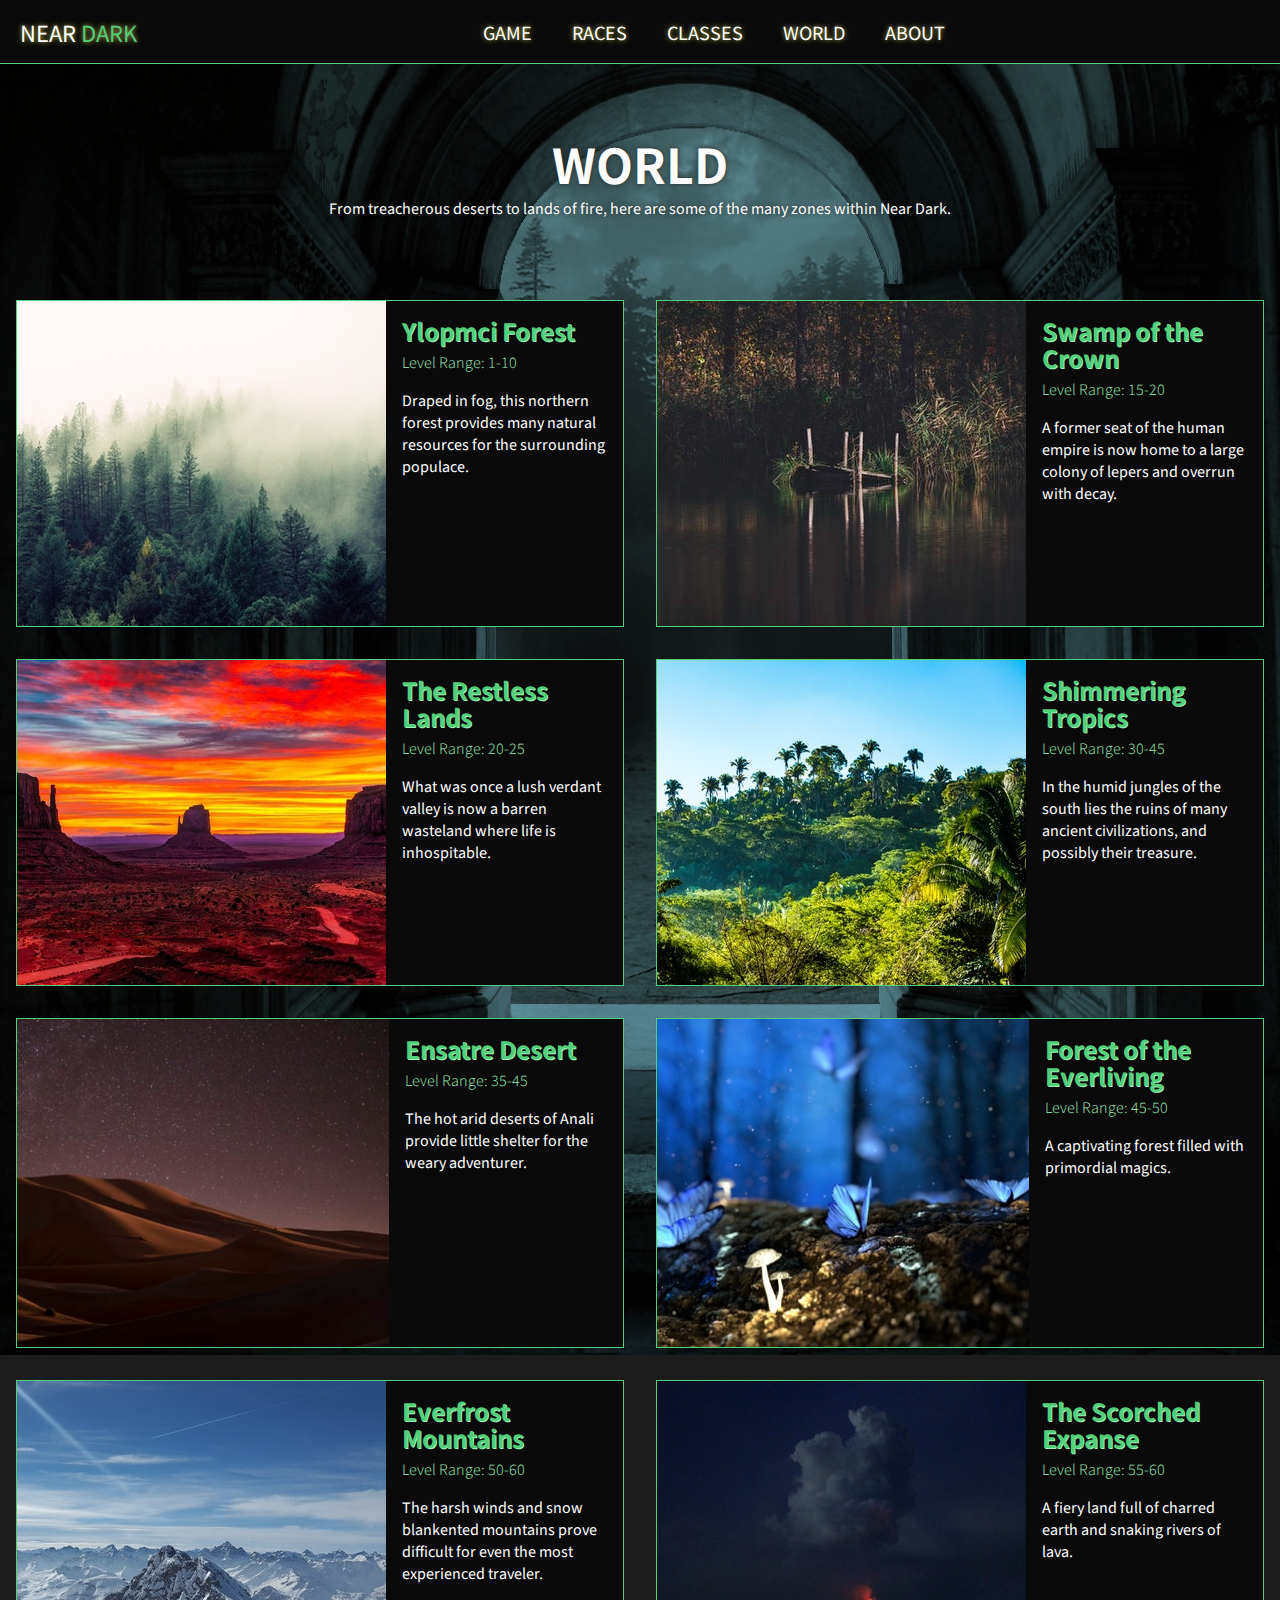
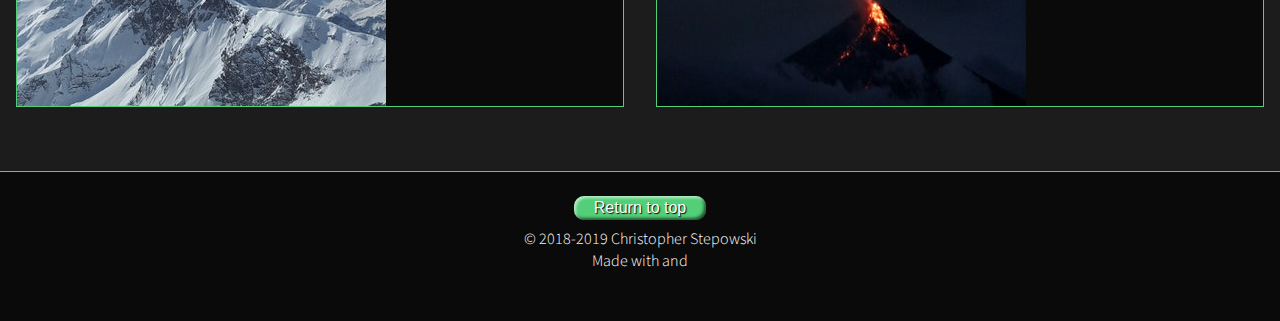
<file: docs/index.html>
<!DOCTYPE html>
<html>
    <head>
        <title>Near Dark: World</title>
        <meta name="viewport" content="width=device-width, initial-scale=1">
        <meta name="keywords" content="Role playing game, near dark, rpg, game, dark fantasy, fantasy game.">
        <meta name="description" content="Web page for the RPG Near Dark.">
        <link rel="stylesheet" type="text/css" href="assets/styles/world.css">
        <link href="https://fonts.googleapis.com/css?family=Noto+Sans+SC:400,700|Source+Sans+Pro:300,400,700" rel="stylesheet">
        <link rel="stylesheet" href="https://use.fontawesome.com/releases/v5.5.0/css/all.css" integrity="sha384-B4dIYHKNBt8Bc12p+WXckhzcICo0wtJAoU8YZTY5qE0Id1GSseTk6S+L3BlXeVIU" crossorigin="anonymous">
        <link rel="apple-touch-icon" sizes="180x180" href="assets/images/apple-touch-icon.png">
        <link rel="icon" type="image/png" sizes="32x32" href="assets/images/favicon-32x32.png">
        <link rel="icon" type="image/png" sizes="16x16" href="assets/images/favicon-16x16.png">
        <link rel="manifest" href="assets/images/site.webmanifest">
        <meta name="msapplication-TileColor" content="#da532c">
        <meta name="theme-color" content="#ffffff">
    </head>

    <body>
        <nav class="navbar">
            <span class="navbar-toggle" id="js-navbar-toggle"><i class="fas fa-angle-double-down"></i></span>
            <a href="index.html" class="logo">Near <i class="fas fa-dungeon"></i></i><span class="special-text"> Dark</span></a>
            <ul class="main-nav" id="js-menu">
                <li><a href="#" class="nav-links">Game</a></li>
                <li><a href="#" class="nav-links">Races</a></li>
                <li><a href="#" class="nav-links">Classes</a></li>
                <li><a href="#" class="nav-links">World</a></li>
                <li><a href="#" class="nav-links">About</a></li>
            </ul>
            <a href="#" class="icon"></a>
        </nav>

        <div class="large-space"></div>

        <div id="title">
            <h1 id="title--main">WORLD</h1>
            <p id="title--sub">From treacherous deserts to lands of fire, here are some of the many zones within Near Dark.</p>
        </div>

        <div class="large-space"></div>

        <div class="flex-container">
            <div class="class">
                <img src="assets/images/northern-forest-icon.jpeg" class="responsive-img">
                <div class="class--info">
                    <div class="class--info-name">
                        <h2>Ylopmci Forest</h2>
                        <p class="top-space">Level Range: 1-10</p>
                    </div>
                    <p class="class--info-description">Draped in fog, this northern forest provides many natural resources for the surrounding populace.</p>
                </div>
            </div>
            <div class="class">
                <img src="assets/images/swamp--icon.jpg" class="responsive-img">
                <div class="class--info">
                    <div class="class--info-name">
                        <h2>Swamp of the Crown</h2>
                        <p class="top-space">Level Range: 15-20</p>
                    </div>
                    <p class="class--info-description">A former seat of the human empire is now home to a large colony of lepers and overrun with decay.</p>
                </div>
            </div>
        </div>

        <div class="flex-container">
            <div class="class">
                <img src="assets/images/badlands--icon.jpeg" class="responsive-img">
                <div class="class--info">
                    <div class="class--info-name">
                        <h2>The Restless Lands</h2>
                        <p class="top-space">Level Range: 20-25</p>
                    </div>
                    <p class="class--info-description">What was once a lush verdant valley is now a barren wasteland where life is inhospitable.</p>
                </div>
            </div>

            <div class="class">
                <img src="assets/images/jungle--icon.jpeg" class="responsive-img">
                <div class="class--info">
                    <div class="class--info-name">
                        <h2>Shimmering Tropics</h2>
                        <p class="top-space">Level Range: 30-45</p>
                    </div>
                    <p class="class--info-description">In the humid jungles of the south lies the ruins of many ancient civilizations, and possibly their treasure.</p>
                </div>
            </div>
        </div>

        <div class="flex-container">
            <div class="class">
                <img src="assets/images/dunes--icon.jpeg" class="responsive-img">
                <div class="class--info">
                    <div class="class--info-name">
                        <h2>Ensatre Desert</h2>
                        <p class="top-space">Level Range: 35-45</p>
                    </div>
                    <p class="class--info-description">The hot arid deserts of Anali provide little shelter for the weary adventurer.</p>
                </div>
            </div>
            
            <div class="class">
                <img src="assets/images/magic-forest--icon.jpeg" class="responsive-img">
                <div class="class--info">
                    <div class="class--info-name">
                        <h2>Forest of the Everliving</h2>
                        <p class="top-space">Level Range: 45-50</p>
                    </div>
                    <p class="class--info-description">A captivating forest filled with primordial magics.</p>
                </div>
            </div>
        </div>

        <div class="flex-container">
            <div class="class">
                <img src="assets/images/mtns--icon.jpeg" class="responsive-img">
                <div class="class--info">
                    <div class="class--info-name">
                        <h2>Everfrost Mountains</h2>
                        <p class="top-space">Level Range: 50-60</p>
                    </div>
                    <p class="class--info-description">The harsh winds and snow blankented mountains prove difficult for even the most experienced traveler.</p>
                </div>
            </div>
            
            <div class="class">
                <img src="assets/images/lava--icon.jpeg" class="responsive-img">
                <div class="class--info">
                    <div class="class--info-name">
                        <h2>The Scorched Expanse</h2>
                        <p class="top-space">Level Range: 55-60</p>
                    </div>
                    <p class="class--info-description">A fiery land full of charred earth and snaking rivers of lava.</p>
                </div>
            </div>
        </div>

        <div class="large-space"></div>

        <footer>
            <div class="social">
                <button id="footer-btn">Return to top</button>
                <p id="date">&copy; 2018-2019 Christopher Stepowski</p>
                <div class="coffee-music">
                    <p>Made with <i class="fas fa-coffee coffee-music--green-text"></i> and <i class="fas fa-music coffee-music--green-text"></i></p>
                </div>
                <div class="social-icons">
                    <a href="https://github.com/Panopticon772" target="_blank"><i class="fab fa-github"></i></a>
                    <a href="https://www.linkedin.com/in/christopher-stepowski-a3a87911b/" target="_blank"><i class="fab fa-linkedin-in"></i></a>
                    <a href="https://codepen.io/Panopticon772/" target="_blank"><i class="fab fa-codepen"></i></a>
                </div>
            </div>
        </footer>
        <script src="assets/scripts/functions.js"></script>
    </body>
</html>
</file>
<file: docs/assets/styles/world.css>
* {
    box-sizing: border-box;
    margin: 0;
    padding: 0;
}

body {
    background-image: url('../images/dark-arch.jpg');
    background-color: rgb(28, 28, 28);
    color: rgb(195, 195, 195);
    font-family: "Noto Sans SC", sans-serif;
    background-repeat: no-repeat;
    background-position: center center;
    background-size: cover;
    background-attachment: fixed;
}

.navbar {
    font-size: 1.125rem;
    background: rgb(10, 10, 10);
    border-bottom: 1px solid rgb(82, 207, 120);
    padding-bottom: 0.625rem;
}

.main-nav {
    list-style-type: none;
    display: none;
}

.logo {
    display: inline-block;
    font-size: 1.375rem;
    margin-top: 0.625rem;
    margin-left: 1.25rem;
}

.special-text {
    color: rgb(82, 207, 120);
}

.nav-links,
.logo {
    text-decoration: none;
    color: #fff;
    text-transform: uppercase;
    text-shadow: 0 0 1px transparent, 
                 0 0 5px rgba(200, 198, 81, 0.9);
}

.main-nav li {
    text-align: center;
    margin: 0.9375rem auto;
}

.navbar-toggle {
    position: absolute;
    top: 0.5rem;
    right: 1.0rem;
    cursor: pointer; 
    color: rgba(255, 255, 255, 0.8);
    font-size: 1.5rem;
}

/* toggle active class in main nav */
.active {
    display: block;
}

.large-space {
    height: 3.0rem;
}

#title {
    text-align: center;
    margin: 1.0rem;
    color: #fff;
    text-shadow: 0 0 1px transparent, 
                 0 0 5px rgba(36, 36, 36, 0.9);
}

#title--main {
    font-weight: 700;
    font-size: 3.0rem;
}

#title--sub {
    font-family: "Source Sans Pro", sans-serif;
}

.flex-container {
    color: #fff;
}

.responsive-img {
    width: 100%;
    max-width: 567px;
    height: auto;
}

h2 {
    line-height: 1.7rem;
}

.top-space {
    padding-top: 0.5rem;
    font-family: "Source Sans Pro", sans-serif;
    color: rgb(159, 241, 184);
    font-weight: 300;
}

.class {
    margin: 1.0rem;
    background: rgb(10, 10, 10);
    border: 1px solid rgb(82, 207, 120);
}

.class:hover {
    border: 2px solid rgb(159, 241, 184);
}

.class:hover h2{
    color: #fff;
}

.class--info {
    padding: 1.0rem;
}

.class--info-name {
    padding-bottom: 1.0rem;
}

.class--info-description {
    font-family: "Source Sans Pro", sans-serif;
    
}

.class--info-name h2 {
    color: rgb(82, 207, 120);
    font-weight: 700;
    text-shadow: 1px 1px 0px rgb(159, 241, 184);
}

footer {
    color: #fff;
    background: rgb(10, 10, 10);
    border-top: 1px solid rgb(82, 207, 120);
    font-family: "Source Sans Pro", sans-serif;
    font-weight: 300;
}

#footer-btn {
    border: 0;
    line-height: 1.5;
    padding: 0 20px;
    font-size: 1.0rem;
    text-align: center;
    color: #fff;
    text-shadow: 1px 1px 1px rgb(10, 10, 10);
    border-radius: 10px;
    background-color: rgba(82, 207, 120, 1);
    box-shadow: inset 2px 2px 3px rgba(255, 255, 255, .6),
                inset -2px -2px 3px rgba(0, 0, 0, .6);
    margin: 0.5rem 0;
    cursor: pointer;
}

#footer-btn:hover {
    background: rgb(159, 241, 184);
}

.social {
    padding: 1.0rem;
    display: flex;
    flex-direction: column;
    align-items: center;
    justify-content: center;
}

.social-icons a {
    color: #fff;
    padding: 0 0.2rem 0.2rem 0.2rem;
    font-size: 1.2rem;
}

.coffee-music {
    margin-bottom: 0.3rem;
}

.coffee-music--green-text {
    color: rgb(82, 207, 120);
}




/* MEDIA QUERIES 568 - 1200px */
@media screen and (min-width: 568px) {

    .flex-container {
        color: #fff;
        display: flex;
    }

    .responsive-img {
        border: none;
    }

    .class {
        flex: 1 1 25%;
    }

    .responsive-img {
        width: 100%;
        max-width: 1199px;
        height: auto;
    }
}

/* MEDIA QUERIES 1200px+ */
@media screen and (min-width: 1200px) {
    .navbar {
        display: flex;
        justify-content: space-between;
        padding-bottom: 0;
        height: 4.0rem;
        align-items: center;
    }

    .main-nav {
        display: flex;
        margin-right: 1.875rem;
        flex-direction: row;
        justify-content: flex-end;
    }

    .main-nav li {
        margin: 0;
    }

    .nav-links {
        margin-left: 2.5rem;
    }

    .logo {
        margin-top: 0;
    }

   .navbar-toggle {
       display: none;
    }

    .logo:hover,
    .nav-links:hover {
        color: rgb(82, 207, 120, 1);
    }

    .responsive-img {
        width: 100%;
        max-width: 375px;
        height: auto;
    }

    .flex-container {
        color: #fff;
        display: flex;
    }

    .class {
        display: flex;
        flex: 1 1 50%;
        margin: 1.0rem;
    }
}
</file>
